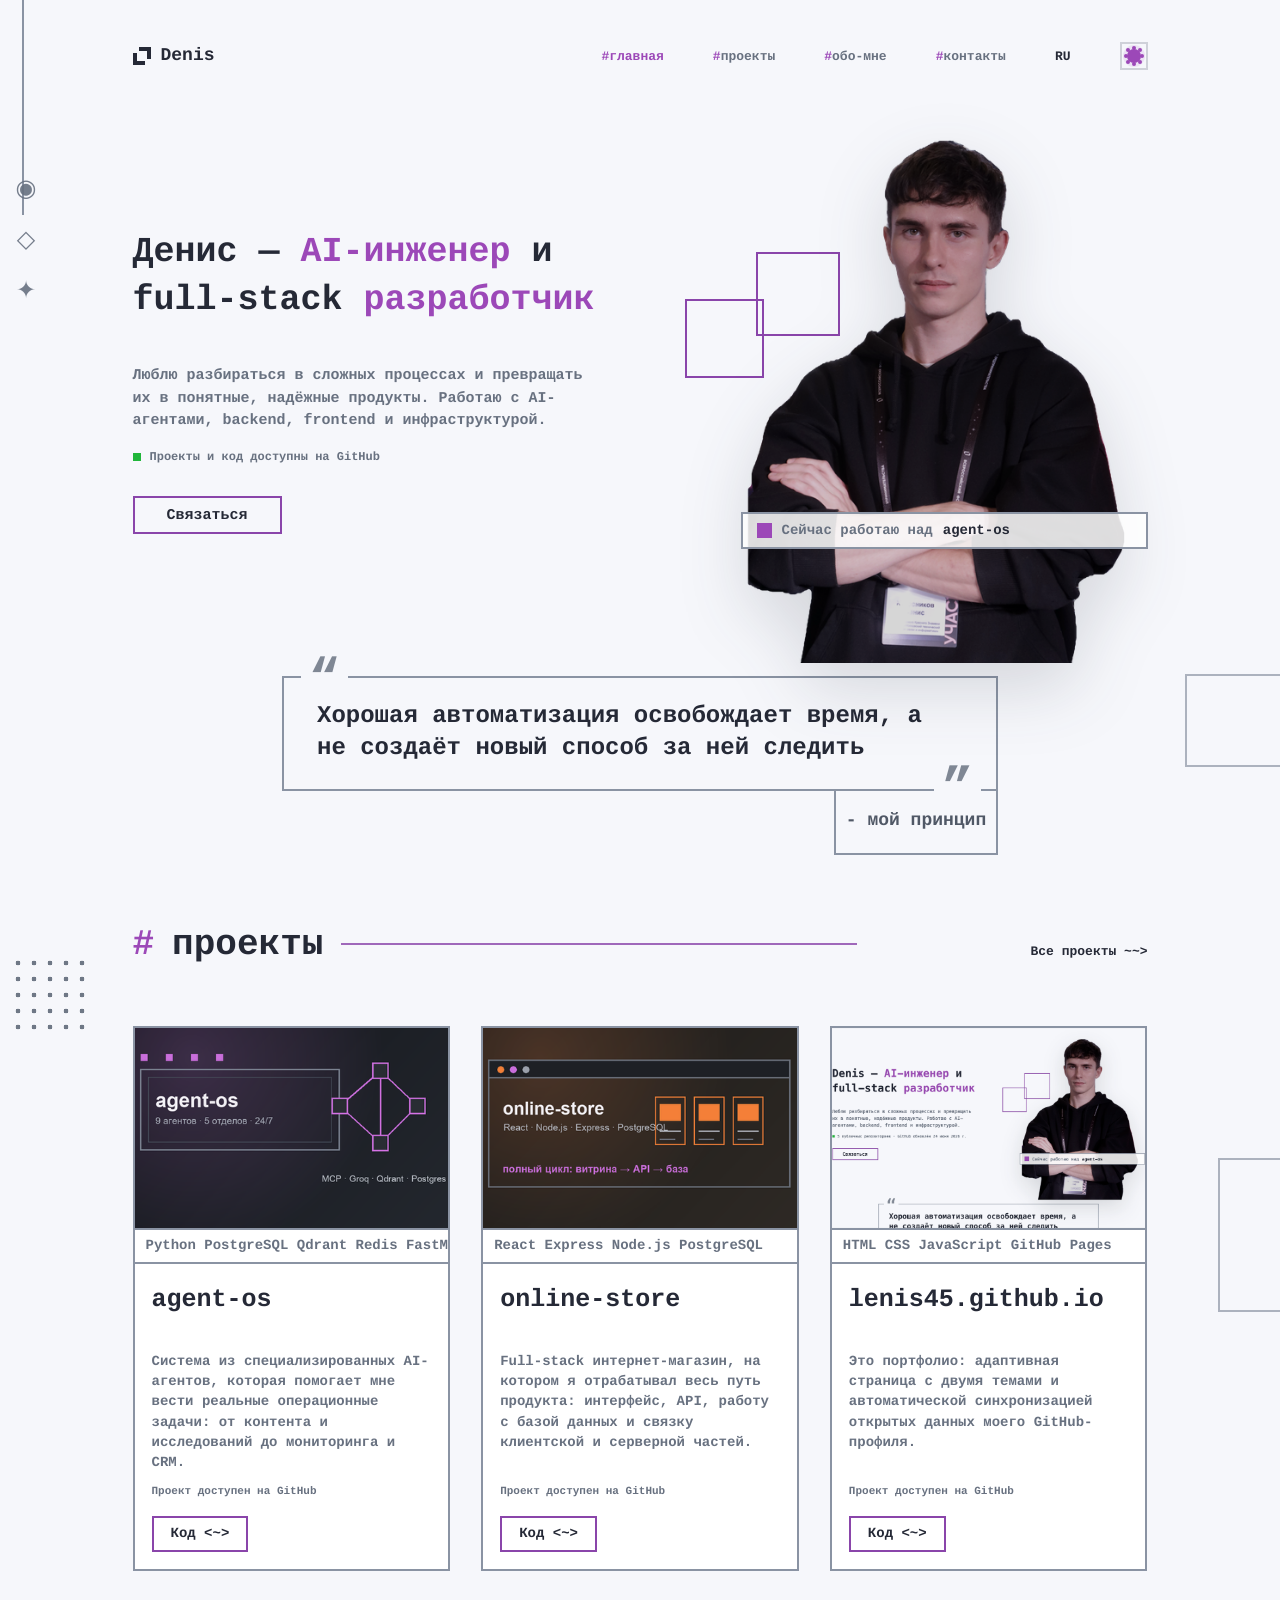
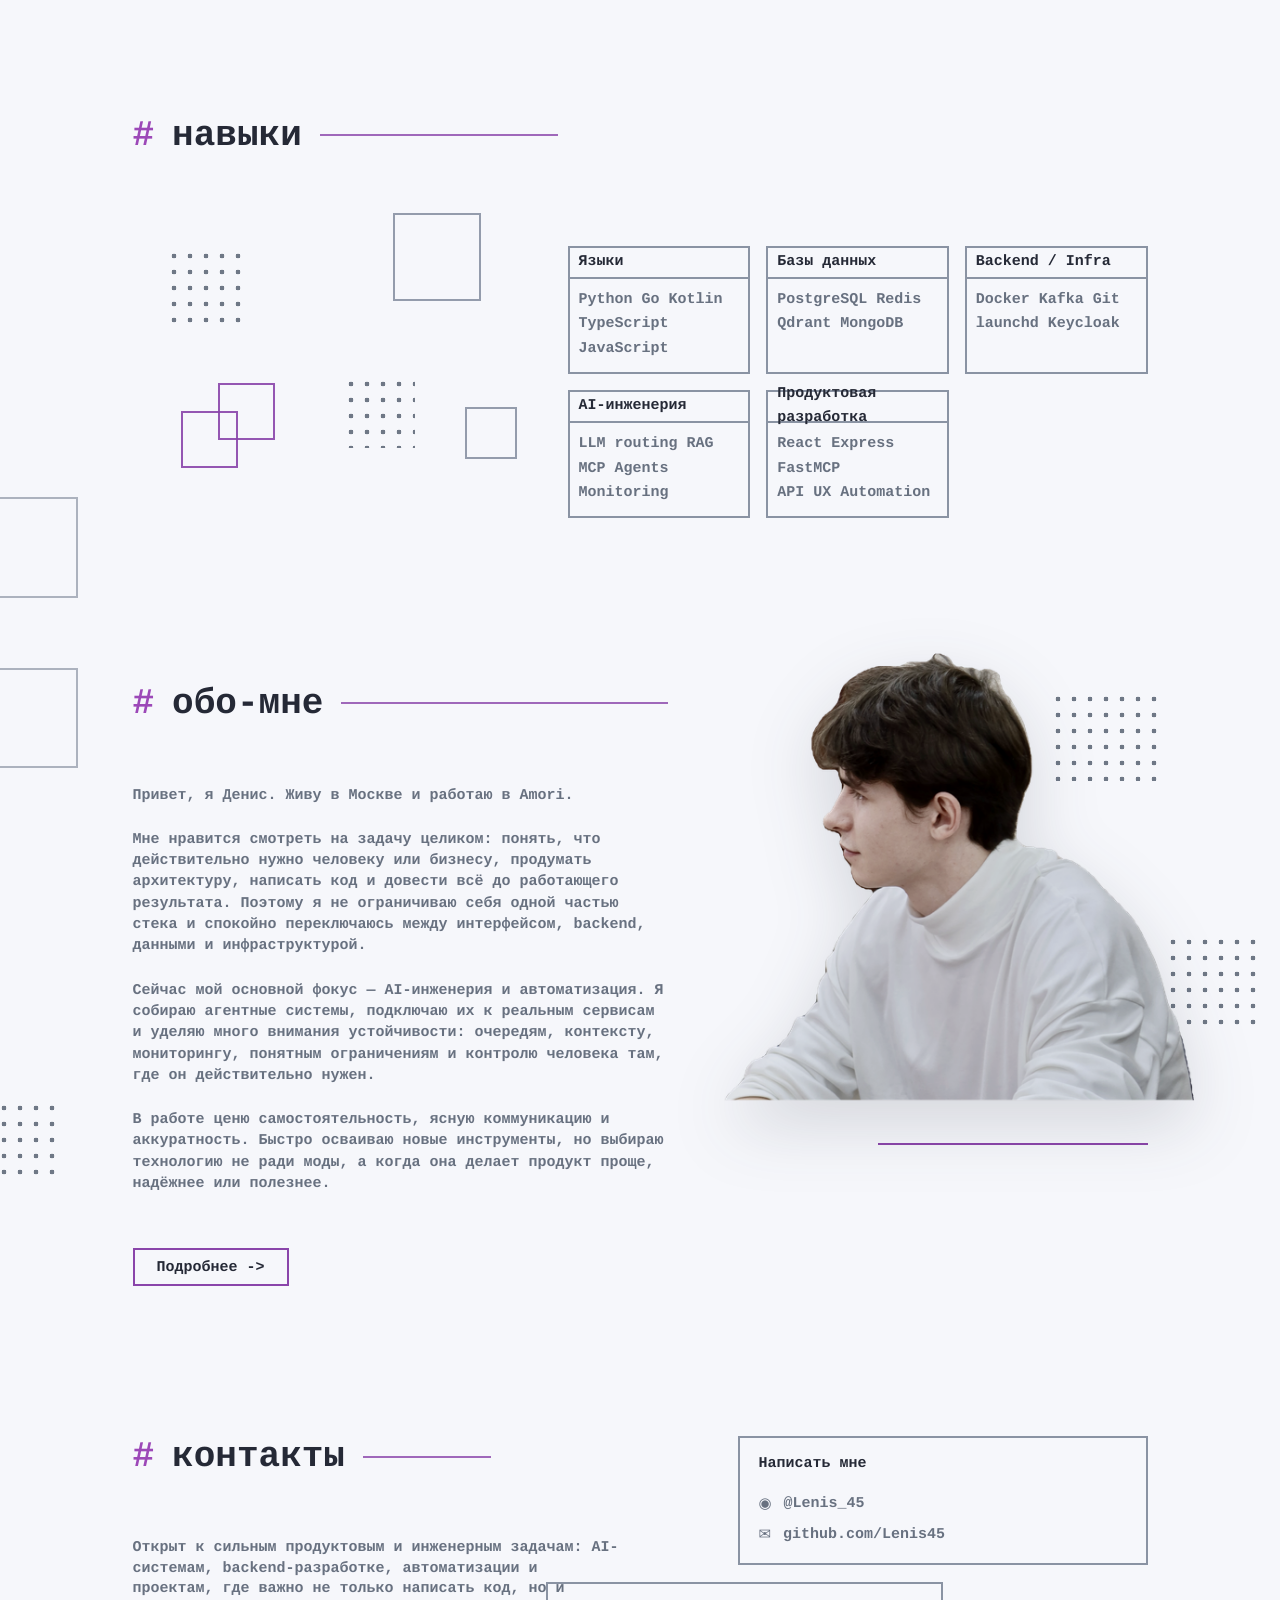
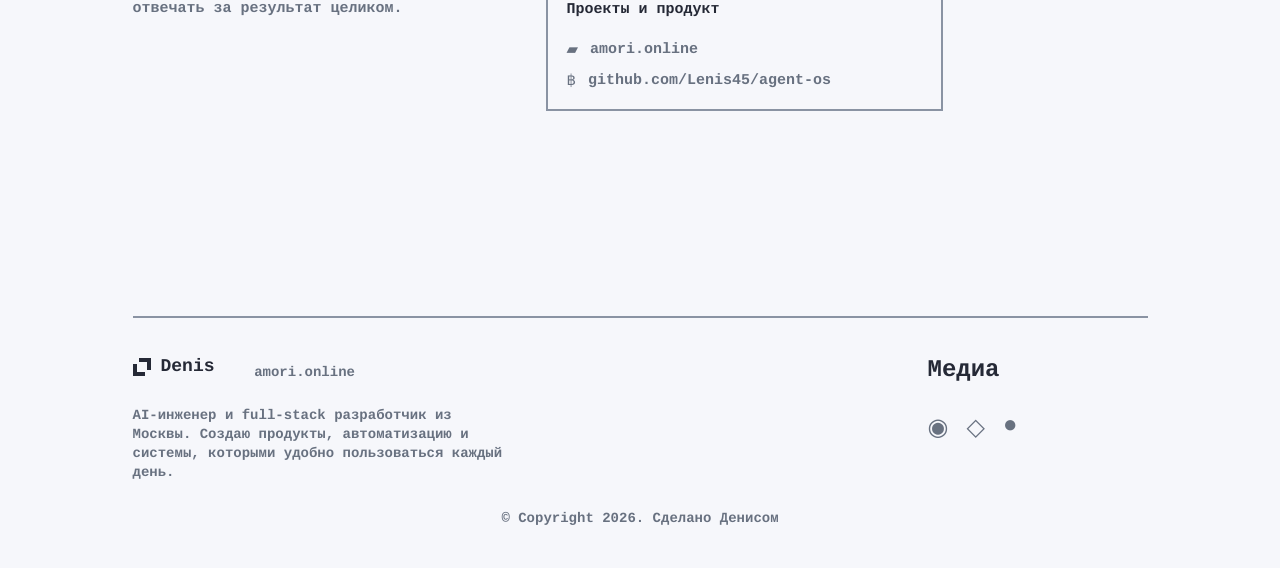
<file: index.html>
<!doctype html>
<html lang="ru">
<head>
  <meta charset="utf-8">
  <meta name="viewport" content="width=device-width, initial-scale=1">
  <title>Денис Колесников | Портфолио</title>
  <meta name="description" content="Портфолио Дениса Колесникова — AI-инженера и full-stack разработчика из Москвы. Навыки, проекты и актуальные данные GitHub.">
  <script>
    (() => {
      let theme = "light";
      try {
        const savedTheme = localStorage.getItem("portfolio-theme");
        if (savedTheme === "dark") theme = "dark";
      } catch (_) {}
      if (theme === "light") document.documentElement.dataset.theme = "light";
    })();
  </script>
  <style>
    :root {
      --bg: #292d34;
      --fg: #f2f0f5;
      --muted: #9aa0aa;
      --line: #858b96;
      --dim-line: rgba(165, 171, 183, .42);
      --accent: #d16be4;
      --accent-2: #a55cc4;
      --panel: #23272e;
      --panel-2: #242830;
      --ink: #17191f;
      --green: #31f144;
      --orange: #ff7d2e;
      --social: #b8bec8;
      --quote-mark: #b9bec7;
      --quote-credit: #c9ccd3;
      --dark-surface: #1d1d21;
      --status-bg: rgba(41, 45, 52, .74);
      --soft-card-bg: rgba(35, 39, 47, .82);
      --photo-shadow: rgba(0, 0, 0, .26);
      font-synthesis: none;
      text-rendering: geometricPrecision;
    }

    :root[data-theme="light"] {
      --bg: #f6f7fb;
      --fg: #252936;
      --muted: #687180;
      --line: #8a93a3;
      --dim-line: rgba(104, 113, 128, .28);
      --accent: #9c48b8;
      --accent-2: #8a45aa;
      --panel: #ffffff;
      --panel-2: #eef1f6;
      --ink: #ffffff;
      --green: #20b63a;
      --orange: #d66f26;
      --social: #687180;
      --quote-mark: #7f8794;
      --quote-credit: #505866;
      --dark-surface: #e8ebf1;
      --status-bg: rgba(255, 255, 255, .86);
      --soft-card-bg: rgba(255, 255, 255, .86);
      --photo-shadow: rgba(39, 44, 56, .16);
    }

    * { box-sizing: border-box; }
    html { scroll-behavior: smooth; }
    body {
      margin: 0;
      min-height: 100vh;
      background: var(--bg);
      color: var(--fg);
      font-family: "JetBrains Mono", "Fira Code", "SFMono-Regular", Consolas, "Liberation Mono", monospace;
      letter-spacing: 0;
      overflow-x: hidden;
      transition: background-color .22s ease, color .22s ease;
    }

    a { color: inherit; text-decoration: none; }
    .page {
      position: relative;
      width: min(100%, 1366px);
      min-height: 3361px;
      margin: 0 auto;
      background: var(--bg);
      overflow: hidden;
    }

    .container {
      width: min(100% - 48px, 1015px);
      margin: 0 auto;
      position: relative;
      z-index: 2;
    }

    .brand {
      display: inline-flex;
      align-items: center;
      gap: 10px;
      font-weight: 800;
      font-size: 18px;
      color: var(--fg);
    }

    .brand-mark {
      position: relative;
      width: 18px;
      height: 18px;
      display: inline-block;
    }
    .brand-mark::before,
    .brand-mark::after {
      content: "";
      position: absolute;
      width: 8px;
      height: 8px;
      border: 4px solid var(--fg);
    }
    .brand-mark::before { left: 0; bottom: 0; border-top: 0; border-right: 0; }
    .brand-mark::after { top: 0; right: 0; border-bottom: 0; border-left: 0; }

    header {
      height: 112px;
      display: flex;
      align-items: center;
      justify-content: space-between;
    }

    nav {
      display: flex;
      align-items: center;
      gap: 49px;
      color: var(--muted);
      font-size: 13px;
      font-weight: 800;
    }
    nav a:first-child { color: var(--accent); }
    .hash { color: var(--accent); }
    .lang {
      color: var(--fg);
      display: inline-flex;
      gap: 6px;
      align-items: center;
    }
    .theme-toggle {
      width: 28px;
      height: 28px;
      display: inline-grid;
      place-items: center;
      flex: 0 0 28px;
      border: 2px solid var(--dim-line);
      background: transparent;
      color: var(--fg);
      font: inherit;
      font-size: 0;
      cursor: pointer;
      padding: 0;
      transition: border-color .18s ease, background-color .18s ease;
    }
    .theme-toggle:hover {
      border-color: var(--accent);
      background: var(--panel-2);
    }
    .theme-toggle::before {
      content: "";
      width: 14px;
      height: 14px;
      border-radius: 50%;
      background: var(--accent);
      box-shadow: inset -5px -2px 0 var(--bg), 0 0 0 4px rgba(209, 107, 228, .13);
      transition: box-shadow .18s ease, background-color .18s ease;
    }
    :root[data-theme="light"] .theme-toggle::before {
      background: var(--accent);
      box-shadow:
        0 -8px 0 -5px var(--accent),
        0 8px 0 -5px var(--accent),
        8px 0 0 -5px var(--accent),
        -8px 0 0 -5px var(--accent),
        6px 6px 0 -5px var(--accent),
        -6px -6px 0 -5px var(--accent),
        6px -6px 0 -5px var(--accent),
        -6px 6px 0 -5px var(--accent),
        0 0 0 4px rgba(156, 72, 184, .12);
    }

    .side {
      position: fixed;
      left: max(22px, calc((100vw - 1366px) / 2 + 22px));
      top: 0;
      z-index: 10;
      width: 34px;
      height: 215px;
      border-left: 2px solid var(--line);
    }
    .socials {
      position: absolute;
      left: -12px;
      bottom: -92px;
      display: grid;
      gap: 23px;
      color: var(--social);
      font-size: 24px;
      font-weight: 900;
      line-height: 1;
    }
    .socials a {
      display: grid;
      place-items: center;
      width: 28px;
      height: 28px;
      opacity: .9;
    }

    .hero {
      min-height: 510px;
      display: grid;
      grid-template-columns: 1fr 480px;
      column-gap: 70px;
      align-items: center;
      padding-top: 10px;
    }
    .hero-copy { padding-top: 18px; }
    h1 {
      margin: 0;
      max-width: 610px;
      font-size: 35px;
      line-height: 1.38;
      letter-spacing: 0;
      font-weight: 900;
    }
    h1 .accent { color: var(--accent); }
    .lead {
      margin: 41px 0 0;
      max-width: 462px;
      color: var(--muted);
      font-size: 15px;
      line-height: 1.5;
      font-weight: 800;
    }
    .github-sync {
      display: flex;
      align-items: center;
      gap: 9px;
      margin-top: 16px;
      color: var(--muted);
      font-size: 12px;
      line-height: 1.4;
      font-weight: 800;
    }
    .github-sync::before {
      content: "";
      width: 8px;
      height: 8px;
      flex: 0 0 8px;
      background: var(--green);
    }

    .btn {
      display: inline-flex;
      align-items: center;
      justify-content: center;
      height: 38px;
      min-width: 149px;
      margin-top: 31px;
      padding: 0 22px;
      border: 2px solid var(--accent-2);
      background: transparent;
      color: var(--fg);
      font-size: 15px;
      font-weight: 900;
      line-height: 1;
    }
    .btn.small {
      height: 36px;
      min-width: 75px;
      margin: 0;
      padding: 0 17px;
      font-size: 14px;
    }
    .btn.muted { border-color: var(--line); color: #b9bec7; }

    .hero-art {
      position: relative;
      height: 430px;
      margin-top: 20px;
    }
    .hero-art::before,
    .hero-art::after {
      content: "";
      position: absolute;
      border: 2px solid var(--accent-2);
      width: 75px;
      height: 75px;
      top: 132px;
      left: 17px;
    }
    .hero-art::after {
      width: 80px;
      height: 80px;
      top: 85px;
      left: 88px;
    }
    .hero-person {
      position: absolute;
      width: 447px;
      right: -12px;
      top: -28px;
      z-index: 2;
      filter: drop-shadow(0 24px 34px var(--photo-shadow));
    }
    .portrait-card {
      position: absolute;
      right: 0;
      top: 12px;
      width: 390px;
      background: #1f232b;
      border: 2px solid var(--line);
      box-shadow: 0 28px 58px rgba(0, 0, 0, .24);
      z-index: 3;
    }
    .portrait-card::before {
      content: "";
      position: absolute;
      left: -2px;
      top: -2px;
      bottom: -2px;
      width: 4px;
      background: var(--accent);
      z-index: 2;
    }
    .portrait-photo {
      height: 326px;
      overflow: hidden;
      background: #181b22;
      position: relative;
    }
    .portrait-photo::after {
      content: "";
      position: absolute;
      inset: 0;
      background:
        linear-gradient(180deg, rgba(31, 35, 43, 0) 55%, rgba(31, 35, 43, .56) 100%),
        radial-gradient(circle at 82% 20%, rgba(209, 107, 228, .10), transparent 36%);
      pointer-events: none;
    }
    .portrait-meta {
      min-height: 86px;
      display: grid;
      grid-template-columns: 1fr auto;
      gap: 12px;
      align-items: center;
      padding: 18px 20px;
      border-top: 2px solid var(--line);
      background: rgba(36, 40, 48, .96);
    }
    .portrait-meta strong {
      display: block;
      color: var(--fg);
      font-size: 18px;
      line-height: 1.2;
      margin-bottom: 6px;
    }
    .portrait-meta span {
      color: var(--muted);
      font-size: 13px;
      font-weight: 800;
    }
    .portrait-badge {
      display: grid;
      place-items: center;
      width: 68px;
      height: 42px;
      border: 2px solid var(--accent-2);
      color: var(--fg);
      font-size: 15px;
      font-weight: 900;
    }
    .hero-stats {
      position: absolute;
      left: 48px;
      bottom: 36px;
      display: flex;
      gap: 12px;
      z-index: 4;
    }
    .hero-stat {
      min-width: 88px;
      border: 1px solid rgba(133, 139, 150, .72);
      background: rgba(35, 39, 47, .82);
      padding: 11px 12px;
      color: var(--muted);
      font-size: 11px;
      font-weight: 800;
    }
    .hero-stat strong {
      display: block;
      color: var(--fg);
      font-size: 17px;
      margin-bottom: 4px;
    }
    .status {
      position: absolute;
      right: 0;
      bottom: 48px;
      width: 407px;
      height: 37px;
      border: 2px solid var(--line);
      background: var(--status-bg);
      display: flex;
      align-items: center;
      gap: 10px;
      padding: 0 14px;
      color: var(--muted);
      font-size: 14px;
      font-weight: 900;
      z-index: 3;
    }
    .status::before {
      content: "";
      width: 15px;
      height: 15px;
      background: var(--accent);
      flex: 0 0 15px;
    }
    .status strong { color: var(--fg); }
    .hero-art .status { display: flex; }

    .quote {
      position: relative;
      width: 716px;
      min-height: 95px;
      margin: 54px auto 133px;
      border: 2px solid var(--line);
      display: flex;
      align-items: center;
      padding: 23px 33px;
      font-size: 24px;
      line-height: 1.35;
      font-weight: 900;
    }
    .quote::before,
    .quote::after {
      position: absolute;
      color: var(--quote-mark);
      font-size: 52px;
      line-height: .8;
      background: var(--bg);
      padding: 0 8px;
      font-weight: 900;
    }
    .quote::before { content: "“"; left: 17px; top: -18px; }
    .quote::after { content: "”"; right: 15px; bottom: -22px; }
    .quote-credit {
      position: absolute;
      right: -2px;
      bottom: -66px;
      width: 164px;
      height: 66px;
      border: 2px solid var(--line);
      border-top: 0;
      display: flex;
      align-items: center;
      justify-content: center;
      color: var(--quote-credit);
      font-size: 18px;
    }

    .section-title {
      display: flex;
      align-items: center;
      gap: 18px;
      margin: 0 0 61px;
      font-size: 36px;
      font-weight: 900;
      letter-spacing: 0;
      white-space: nowrap;
    }
    .section-title::after {
      content: "";
      display: block;
      height: 2px;
      width: 516px;
      background: var(--accent-2);
      opacity: .8;
    }
    .section-title.small-line::after { width: 238px; }
    .section-title.about-line::after { width: 328px; }
    .section-title.contact-line::after { width: 128px; }

    .projects-head {
      display: flex;
      align-items: center;
      justify-content: space-between;
      margin-bottom: 61px;
    }
    .projects-head .section-title { margin-bottom: 0; }
    .view-all {
      margin-top: 14px;
      color: var(--fg);
      font-size: 13px;
      font-weight: 900;
      white-space: nowrap;
    }

    .projects {
      display: grid;
      grid-template-columns: repeat(3, 1fr);
      gap: 31px;
      margin-bottom: 144px;
    }
    .card {
      border: 2px solid var(--line);
      background: var(--panel);
      min-height: 390px;
      min-width: 0;
      display: flex;
      flex-direction: column;
    }
    .project-shot {
      height: 202px;
      background: var(--dark-surface);
      border-bottom: 2px solid var(--line);
      overflow: hidden;
      position: relative;
    }
    .project-shot img {
      width: 100%;
      height: 100%;
      object-fit: cover;
      display: block;
      filter: saturate(.9);
    }
    .project-shot.custom {
      display: grid;
      place-items: center;
      background:
        radial-gradient(circle at 25% 28%, rgba(209, 107, 228, .34), transparent 26%),
        linear-gradient(135deg, #15171d, #252830 58%, #101115);
    }
    .agent-window {
      width: 78%;
      height: 57%;
      border: 2px solid #535a66;
      background: #171a20;
      box-shadow: 0 0 0 1px rgba(209, 107, 228, .25) inset;
      padding: 18px;
      color: #d9dde5;
    }
    .agent-window .top { display: flex; gap: 8px; margin-bottom: 17px; }
    .dot { width: 10px; height: 10px; background: var(--accent); }
    .agent-window strong { font-size: 23px; display: block; margin-bottom: 7px; }
    .agent-window span { color: var(--muted); font-size: 12px; }

    .tags {
      min-height: 34px;
      display: flex;
      align-items: center;
      gap: 10px;
      padding: 0 11px;
      border-bottom: 2px solid var(--line);
      color: var(--muted);
      font-size: 14px;
      font-weight: 700;
      overflow: hidden;
      white-space: nowrap;
      text-overflow: ellipsis;
      min-width: 0;
    }
    .card-body {
      padding: 20px 17px 17px;
      flex: 1;
      display: flex;
      flex-direction: column;
      align-items: flex-start;
    }
    .card h3 {
      margin: 0;
      min-height: 55px;
      font-size: 25px;
      line-height: 1.25;
      font-weight: 900;
    }
    .card p {
      margin: 13px 0 26px;
      color: var(--muted);
      font-size: 14px;
      line-height: 1.45;
      font-weight: 800;
      flex: 1;
    }
    .repo-updated {
      display: block;
      margin-top: -14px;
      margin-bottom: 18px;
      color: var(--muted);
      font-size: 11px;
      font-weight: 800;
    }
    .card-actions {
      display: flex;
      gap: 20px;
    }

    .skills-section { margin-bottom: 151px; }
    .skills-layout {
      display: grid;
      grid-template-columns: 380px 1fr;
      gap: 55px;
      align-items: start;
      min-height: 315px;
    }
    .decor-space { position: relative; min-height: 310px; }
    .dots {
      position: absolute;
      width: 78px;
      height: 78px;
      background-image: radial-gradient(circle, var(--social) 2.2px, transparent 2.6px);
      background-size: 16px 16px;
      opacity: .95;
    }
    .dots.one { left: 33px; top: 31px; }
    .dots.two { left: 210px; top: 159px; width: 72px; height: 72px; }
    .frame {
      position: absolute;
      border: 2px solid var(--line);
      opacity: .9;
    }
    .frame.a { width: 88px; height: 88px; left: 260px; top: -4px; }
    .frame.b { width: 52px; height: 52px; left: 332px; top: 190px; }
    .frame.c { width: 57px; height: 57px; left: 48px; top: 194px; border-color: var(--accent-2); }
    .frame.d { width: 57px; height: 57px; left: 85px; top: 166px; border-color: var(--accent-2); }

    .skill-grid {
      display: grid;
      grid-template-columns: repeat(3, minmax(145px, 1fr));
      gap: 16px;
      margin-top: 29px;
    }
    .skill-box {
      border: 2px solid var(--line);
      min-height: 65px;
      color: var(--muted);
      font-size: 15px;
      line-height: 1.65;
      font-weight: 800;
    }
    .skill-box h4 {
      margin: 0;
      height: 31px;
      display: flex;
      align-items: center;
      border-bottom: 2px solid var(--line);
      padding: 0 9px;
      color: var(--fg);
      font-size: 15px;
      font-weight: 900;
    }
    .skill-box p { margin: 9px 9px 10px; }

    .about {
      display: grid;
      grid-template-columns: 535px 1fr;
      align-items: start;
      gap: 68px;
      margin-bottom: 150px;
    }
    .about p {
      margin: 0 0 23px;
      color: var(--muted);
      font-size: 15px;
      line-height: 1.42;
      font-weight: 800;
    }
    .about-art {
      position: relative;
      height: 470px;
    }
    .about-person {
      width: 520px;
      position: absolute;
      right: -58px;
      top: -30px;
      z-index: 2;
      filter: drop-shadow(0 24px 34px var(--photo-shadow));
    }
    .system-panel {
      position: absolute;
      right: -4px;
      top: 6px;
      width: 430px;
      min-height: 430px;
      border: 2px solid var(--line);
      background:
        radial-gradient(circle at 82% 20%, rgba(209, 107, 228, .14), transparent 33%),
        linear-gradient(135deg, #20242c, #181b22);
      box-shadow: 0 28px 58px rgba(0, 0, 0, .22);
      padding: 26px;
      z-index: 3;
    }
    .system-panel::before {
      content: "";
      position: absolute;
      inset: 24px;
      opacity: .18;
      background-image:
        linear-gradient(var(--line) 1px, transparent 1px),
        linear-gradient(90deg, var(--line) 1px, transparent 1px);
      background-size: 42px 42px;
      pointer-events: none;
    }
    .system-panel::after {
      content: "";
      position: absolute;
      left: -2px;
      bottom: -2px;
      width: calc(100% + 4px);
      height: 4px;
      background: var(--accent);
    }
    .system-content {
      position: relative;
      z-index: 2;
    }
    .system-head {
      display: flex;
      gap: 16px;
      align-items: center;
      margin-bottom: 26px;
    }
    .system-avatar {
      width: 78px;
      height: 78px;
      object-fit: cover;
      border: 2px solid var(--line);
      filter: saturate(.82) contrast(1.04);
    }
    .system-head h3 {
      margin: 0 0 7px;
      font-size: 27px;
      line-height: 1;
    }
    .system-head p {
      margin: 0;
      color: var(--muted);
      font-size: 13px;
      font-weight: 800;
      line-height: 1.35;
    }
    .system-flow {
      display: grid;
      grid-template-columns: 1fr 1fr;
      gap: 14px;
    }
    .system-node {
      min-height: 78px;
      border: 2px solid rgba(133, 139, 150, .78);
      background: rgba(35, 39, 47, .88);
      padding: 14px;
    }
    .system-node.wide { grid-column: 1 / -1; }
    .system-node strong {
      display: flex;
      align-items: center;
      gap: 10px;
      color: var(--fg);
      font-size: 15px;
      margin-bottom: 9px;
    }
    .system-node strong::before {
      content: "";
      width: 12px;
      height: 12px;
      background: var(--accent);
      flex: 0 0 12px;
    }
    .system-node:nth-child(3) strong::before,
    .system-node:nth-child(4) strong::before { background: var(--green); }
    .system-node span {
      display: block;
      color: var(--muted);
      font-size: 12px;
      line-height: 1.35;
      font-weight: 800;
    }
    .about-art .dots {
      right: -12px;
      left: auto;
      top: 8px;
      width: 110px;
      height: 90px;
    }
    .about-art .dots.two {
      right: -115px;
      top: 251px;
      left: auto;
      width: 98px;
      height: 98px;
    }
    .about-art::after {
      content: "";
      position: absolute;
      right: 0;
      bottom: 8px;
      width: 270px;
      height: 2px;
      background: var(--accent-2);
    }

    .contacts {
      display: grid;
      grid-template-columns: 1fr 410px;
      gap: 90px;
      min-height: 374px;
      margin-bottom: 106px;
    }
    .contacts p {
      max-width: 488px;
      color: var(--muted);
      font-size: 15px;
      line-height: 1.36;
      font-weight: 900;
    }
    .contact-card {
      border: 2px solid var(--line);
      padding: 17px 19px 19px;
      margin-bottom: 17px;
      min-height: 102px;
      color: var(--muted);
      font-size: 15px;
      font-weight: 800;
    }
    .contact-card h4 {
      margin: 0 0 22px;
      color: var(--fg);
      font-size: 15px;
      font-weight: 900;
    }
    .contact-row {
      display: flex;
      align-items: center;
      gap: 12px;
      margin-top: 12px;
      min-width: 0;
    }
    .contact-row span:last-child {
      min-width: 0;
      overflow-wrap: anywhere;
    }
    .contact-card.wide {
      width: 397px;
      margin-left: -192px;
    }

    footer {
      border-top: 2px solid var(--line);
      min-height: 252px;
      display: grid;
      grid-template-columns: 1fr 220px;
      align-items: start;
      padding-top: 39px;
      position: relative;
    }
    .footer-copy {
      margin-top: 26px;
      max-width: 380px;
      color: var(--muted);
      font-size: 14px;
      line-height: 1.35;
      font-weight: 800;
    }
    .footer-mail {
      margin-left: 30px;
      color: var(--muted);
      font-size: 14px;
      font-weight: 800;
    }
    .media h4 {
      margin: 0 0 29px;
      font-size: 24px;
      font-weight: 900;
    }
    .media-links { display: flex; gap: 18px; color: var(--social); font-size: 24px; }
    .copyright {
      position: absolute;
      left: 50%;
      bottom: 41px;
      transform: translateX(-50%);
      color: var(--muted);
      font-size: 14px;
      font-weight: 800;
      white-space: nowrap;
    }

    .bg-frame {
      position: absolute;
      border: 2px solid var(--line);
      opacity: .68;
      z-index: 1;
    }
    .bg-frame.f1 { right: -90px; top: 674px; width: 185px; height: 93px; }
    .bg-frame.f2 { right: -82px; top: 1158px; width: 144px; height: 154px; }
    .bg-frame.f3 { left: -86px; top: 2097px; width: 164px; height: 101px; }
    .bg-frame.f4 { left: -66px; top: 2268px; width: 144px; height: 100px; }
    .page > .dots.bg1 { left: 10px; top: 955px; z-index: 1; }
    .page > .dots.bg2 { left: -20px; top: 2700px; z-index: 1; }

    @media (max-width: 900px) {
      .page { min-height: auto; }
      .side { display: none; }
      .container { width: min(100% - 32px, 680px); }
      header {
        height: auto;
        padding: 26px 0;
        align-items: flex-start;
        gap: 20px;
      }
      nav {
        min-width: 0;
        gap: 18px;
        flex-wrap: wrap;
        justify-content: flex-end;
      }
      .hero,
      .about,
      .contacts,
      .skills-layout {
        grid-template-columns: 1fr;
        min-width: 0;
      }
      .hero > *,
      .about > *,
      .contacts > *,
      .skills-layout > *,
      footer > * {
        min-width: 0;
      }
      .hero { padding-top: 20px; }
      .hero-art { height: 380px; max-width: 500px; }
      .hero-person { right: 0; width: min(86vw, 390px); top: -18px; }
      .status { right: 14px; width: min(82vw, 407px); }
      .about-person { right: -30px; width: min(112vw, 520px); }
      h1 { font-size: 28px; }
      .quote { width: 100%; font-size: 19px; }
      .projects { grid-template-columns: 1fr; }
      .section-title { font-size: 30px; }
      .section-title::after { width: 100%; }
      .skill-grid { grid-template-columns: 1fr; }
      .contact-card.wide { width: 100%; margin-left: 0; }
      footer { grid-template-columns: 1fr; gap: 38px; }
      .copyright { position: static; transform: none; margin: 40px 0; }
    }

    @media (max-width: 600px) {
      .container { width: calc(100% - 32px); }
      header {
        display: grid;
        grid-template-columns: 1fr auto;
        align-items: center;
        gap: 18px 12px;
        padding: 22px 0 12px;
      }
      nav {
        grid-column: 1 / -1;
        display: grid;
        grid-template-columns: repeat(4, auto) 1fr auto;
        justify-content: start;
        gap: 10px 13px;
        width: 100%;
        font-size: 10px;
      }
      nav a { white-space: nowrap; }
      .lang { justify-self: end; }
      .theme-toggle { justify-self: end; }
      .hero {
        min-height: auto;
        padding-top: 48px;
      }
      .hero-copy { padding-top: 0; min-width: 0; }
      h1 {
        max-width: 100%;
        font-size: 27px;
        line-height: 1.32;
        overflow-wrap: anywhere;
      }
      .lead {
        margin-top: 28px;
        max-width: 100%;
        font-size: 13px;
      }
      .github-sync {
        align-items: flex-start;
        max-width: 100%;
        font-size: 10px;
      }
      .hero-art {
        width: 100%;
        height: 395px;
        margin-top: 46px;
      }
      .hero-person {
        width: 350px;
        max-width: none;
        right: -42px;
        top: -18px;
      }
      .hero-art::before {
        left: 18px;
        top: 84px;
      }
      .hero-art::after {
        left: 88px;
        top: 38px;
      }
      .status {
        right: -10px;
        bottom: 32px;
        width: calc(100% - 22px);
        height: auto;
        min-height: 37px;
        padding: 8px 12px;
        font-size: 11px;
      }
      .quote {
        width: calc(100% - 12px);
        min-height: 0;
        margin: 58px 0 118px 0;
        padding: 24px 22px;
        font-size: 17px;
      }
      .quote-credit {
        width: 140px;
        height: 55px;
        bottom: -55px;
        font-size: 13px;
      }
      .projects-head {
        align-items: flex-end;
        gap: 12px;
      }
      .section-title {
        min-width: 0;
        gap: 12px;
        font-size: 27px;
        white-space: normal;
      }
      .section-title::after { min-width: 22px; }
      .view-all {
        margin-bottom: 5px;
        font-size: 10px;
      }
      .projects { gap: 24px; margin-bottom: 110px; }
      .card { width: 100%; min-height: 0; }
      .project-shot { height: 190px; }
      .tags {
        font-size: 11px;
        gap: 7px;
      }
      .card h3 {
        min-height: 0;
        font-size: 22px;
        overflow-wrap: anywhere;
      }
      .card p { font-size: 13px; }
      .skills-section { margin-bottom: 110px; }
      .skills-layout { gap: 14px; }
      .decor-space {
        min-height: 150px;
        transform: scale(.82);
        transform-origin: left top;
      }
      .skill-grid {
        grid-template-columns: repeat(2, minmax(0, 1fr));
        margin-top: 0;
      }
      .skill-box {
        min-width: 0;
        font-size: 12px;
      }
      .skill-box h4 {
        height: auto;
        min-height: 31px;
        font-size: 12px;
        line-height: 1.25;
      }
      .about {
        gap: 34px;
        margin-bottom: 110px;
      }
      .about p { font-size: 13px; }
      .about-art { height: 330px; }
      .about-person {
        width: 390px;
        right: -65px;
        top: -12px;
      }
      .contacts {
        gap: 34px;
        margin-bottom: 80px;
      }
      .contacts p { font-size: 13px; }
      .contact-card,
      .contact-card.wide {
        width: 100%;
        font-size: 12px;
      }
      footer { padding-top: 30px; }
      .footer-mail { display: block; margin: 15px 0 0; }
      .copyright {
        white-space: normal;
        font-size: 12px;
      }
    }

    @media (max-width: 420px) {
      nav {
        grid-template-columns: repeat(2, auto) 1fr auto;
      }
      nav a:nth-child(3),
      nav a:nth-child(4) {
        grid-row: 2;
      }
      .lang {
        grid-column: 3;
        grid-row: 1;
      }
      .theme-toggle {
        grid-column: 4;
        grid-row: 1;
      }
      .hero { padding-top: 34px; }
    }
  </style>
</head>
<body>
  <aside class="side" aria-label="Social links">
    <div class="socials">
      <a href="https://github.com/Lenis45" aria-label="GitHub">◉</a>
      <a href="https://amori.online" aria-label="Amori">◇</a>
      <a href="https://t.me/Lenis_45" aria-label="Telegram">✦</a>
    </div>
  </aside>

  <main class="page">
    <div class="bg-frame f1"></div>
    <div class="bg-frame f2"></div>
    <div class="bg-frame f3"></div>
    <div class="bg-frame f4"></div>
    <div class="dots bg1"></div>
    <div class="dots bg2"></div>

    <div class="container">
      <header>
        <a class="brand" href="#home" aria-label="Denis Kolesnikov home">
          <span class="brand-mark"></span>
          <span>Denis</span>
        </a>
        <nav aria-label="Основная навигация">
          <a href="#home"><span class="hash">#</span>главная</a>
          <a href="#works"><span class="hash">#</span>проекты</a>
          <a href="#about"><span class="hash">#</span>обо-мне</a>
          <a href="#contacts"><span class="hash">#</span>контакты</a>
          <span class="lang">RU</span>
          <button class="theme-toggle" type="button" aria-label="Переключить тему" title="Переключить тему"></button>
        </nav>
      </header>

      <section class="hero" id="home">
        <div class="hero-copy">
          <h1><span data-github-name>Денис</span> — <span class="accent">AI-инженер</span> и full-stack <span class="accent">разработчик</span></h1>
          <p class="lead">Люблю разбираться в сложных процессах и превращать их в понятные, надёжные продукты. Работаю с AI-агентами, backend, frontend и инфраструктурой.</p>
          <div class="github-sync" aria-live="polite"><span data-github-summary>Данные проектов синхронизируются с GitHub</span></div>
          <a class="btn" href="#contacts">Связаться</a>
        </div>
        <div class="hero-art" aria-hidden="true">
          <img class="hero-person" src="assets/denis-hero-cutout.png" alt="">
          <div class="status">Сейчас работаю над <strong>agent-os</strong></div>
        </div>
      </section>

      <section class="quote" aria-label="Цитата">
        <span>Хорошая автоматизация освобождает время, а не создаёт новый способ за ней следить</span>
        <span class="quote-credit">- мой принцип</span>
      </section>

      <section id="works" aria-labelledby="projects-title">
        <div class="projects-head">
          <h2 class="section-title" id="projects-title"><span class="hash">#</span>проекты</h2>
          <a class="view-all" href="https://github.com/Lenis45?tab=repositories">Все проекты ~~&gt;</a>
        </div>

        <div class="projects">
          <article class="card" data-repo="agent-os">
            <div class="project-shot">
              <img src="assets/project-agent-os.png" alt="">
            </div>
            <div class="tags" data-repo-topics>Python PostgreSQL Qdrant Redis FastMCP</div>
            <div class="card-body">
              <h3 data-repo-name>agent-os</h3>
              <p>Система из специализированных AI-агентов, которая помогает мне вести реальные операционные задачи: от контента и исследований до мониторинга и CRM.</p>
              <span class="repo-updated" data-repo-updated>Актуальные данные загружаются с GitHub</span>
              <div class="card-actions">
                <a class="btn small" data-repo-link href="https://github.com/Lenis45/agent-os">Код &lt;~&gt;</a>
              </div>
            </div>
          </article>

          <article class="card" data-repo="online-store">
            <div class="project-shot">
              <img src="assets/project-online-store.png" alt="">
            </div>
            <div class="tags" data-repo-topics>React Express Node.js PostgreSQL</div>
            <div class="card-body">
              <h3 data-repo-name>online-store</h3>
              <p>Full-stack интернет-магазин, на котором я отрабатывал весь путь продукта: интерфейс, API, работу с базой данных и связку клиентской и серверной частей.</p>
              <span class="repo-updated" data-repo-updated>Актуальные данные загружаются с GitHub</span>
              <div class="card-actions">
                <a class="btn small" data-repo-link href="https://github.com/Lenis45/online-store">Код &lt;~&gt;</a>
              </div>
            </div>
          </article>

          <article class="card" data-repo="lenis45.github.io">
            <div class="project-shot">
              <img src="assets/project-portfolio.png" alt="">
            </div>
            <div class="tags" data-repo-topics>HTML CSS JavaScript GitHub Pages</div>
            <div class="card-body">
              <h3 data-repo-name>lenis45.github.io</h3>
              <p>Это портфолио: адаптивная страница с двумя темами и автоматической синхронизацией открытых данных моего GitHub-профиля.</p>
              <span class="repo-updated" data-repo-updated>Актуальные данные загружаются с GitHub</span>
              <div class="card-actions">
                <a class="btn small" data-repo-link href="https://github.com/Lenis45/lenis45.github.io">Код &lt;~&gt;</a>
              </div>
            </div>
          </article>
        </div>
      </section>

      <section class="skills-section" aria-labelledby="skills-title">
        <h2 class="section-title small-line" id="skills-title"><span class="hash">#</span>навыки</h2>
        <div class="skills-layout">
          <div class="decor-space" aria-hidden="true">
            <div class="dots one"></div>
            <div class="dots two"></div>
            <div class="frame a"></div>
            <div class="frame b"></div>
            <div class="frame c"></div>
            <div class="frame d"></div>
          </div>
          <div class="skill-grid">
            <div class="skill-box">
              <h4>Языки</h4>
              <p>Python Go Kotlin<br>TypeScript JavaScript</p>
            </div>
            <div class="skill-box">
              <h4>Базы данных</h4>
              <p>PostgreSQL Redis<br>Qdrant MongoDB</p>
            </div>
            <div class="skill-box">
              <h4>Backend / Infra</h4>
              <p>Docker Kafka Git<br>launchd Keycloak</p>
            </div>
            <div class="skill-box">
              <h4>AI-инженерия</h4>
              <p>LLM routing RAG<br>MCP Agents Monitoring</p>
            </div>
            <div class="skill-box">
              <h4>Продуктовая разработка</h4>
              <p>React Express FastMCP<br>API UX Automation</p>
            </div>
          </div>
        </div>
      </section>

      <section class="about" id="about" aria-labelledby="about-title">
        <div>
          <h2 class="section-title about-line" id="about-title"><span class="hash">#</span>обо-мне</h2>
          <p>Привет, я Денис. Живу в <span data-github-location>Москве</span> и работаю в <span data-github-company>Amori</span>.</p>
          <p>Мне нравится смотреть на задачу целиком: понять, что действительно нужно человеку или бизнесу, продумать архитектуру, написать код и довести всё до работающего результата. Поэтому я не ограничиваю себя одной частью стека и спокойно переключаюсь между интерфейсом, backend, данными и инфраструктурой.</p>
          <p>Сейчас мой основной фокус — AI-инженерия и автоматизация. Я собираю агентные системы, подключаю их к реальным сервисам и уделяю много внимания устойчивости: очередям, контексту, мониторингу, понятным ограничениям и контролю человека там, где он действительно нужен.</p>
          <p>В работе ценю самостоятельность, ясную коммуникацию и аккуратность. Быстро осваиваю новые инструменты, но выбираю технологию не ради моды, а когда она делает продукт проще, надёжнее или полезнее.</p>
          <a class="btn" href="https://github.com/Lenis45/Lenis45">Подробнее -&gt;</a>
        </div>
        <div class="about-art" aria-hidden="true">
          <div class="dots"></div>
          <div class="dots two"></div>
          <img class="about-person" src="assets/denis-about-cutout.png" alt="">
        </div>
      </section>

      <section id="contacts" class="contacts" aria-labelledby="contacts-title">
        <div>
          <h2 class="section-title contact-line" id="contacts-title"><span class="hash">#</span>контакты</h2>
          <p>Открыт к сильным продуктовым и инженерным задачам: AI-системам, backend-разработке, автоматизации и проектам, где важно не только написать код, но и отвечать за результат целиком.</p>
        </div>
        <div>
          <div class="contact-card">
            <h4>Написать мне</h4>
            <a class="contact-row" href="https://t.me/Lenis_45"><span>◉</span><span>@Lenis_45</span></a>
            <a class="contact-row" href="https://github.com/Lenis45"><span>✉</span><span>github.com/Lenis45</span></a>
          </div>
          <div class="contact-card wide">
            <h4>Проекты и продукт</h4>
            <a class="contact-row" href="https://amori.online"><span>▰</span><span>amori.online</span></a>
            <a class="contact-row" href="https://github.com/Lenis45/agent-os"><span>฿</span><span>github.com/Lenis45/agent-os</span></a>
          </div>
        </div>
      </section>

      <footer>
        <div>
          <a class="brand" href="#home"><span class="brand-mark"></span><span>Denis</span></a>
          <a class="footer-mail" href="https://amori.online">amori.online</a>
          <p class="footer-copy">AI-инженер и full-stack разработчик из Москвы. Создаю продукты, автоматизацию и системы, которыми удобно пользоваться каждый день.</p>
        </div>
        <div class="media">
          <h4>Медиа</h4>
          <div class="media-links">
            <a href="https://github.com/Lenis45" aria-label="GitHub">◉</a>
            <a href="https://amori.online" aria-label="Website">◇</a>
            <a href="https://t.me/Lenis_45" aria-label="Telegram">●</a>
          </div>
        </div>
        <div class="copyright">© Copyright 2026. Сделано Денисом</div>
      </footer>
    </div>
  </main>
  <script>
    (() => {
      const button = document.querySelector(".theme-toggle");
      if (!button) return;

      const setTheme = (theme) => {
        if (theme === "light") {
          document.documentElement.dataset.theme = "light";
        } else {
          delete document.documentElement.dataset.theme;
        }
        button.setAttribute("aria-pressed", String(theme === "light"));
        button.setAttribute("aria-label", theme === "light" ? "Включить тёмную тему" : "Включить светлую тему");
        button.title = theme === "light" ? "Включить тёмную тему" : "Включить светлую тему";
      };

      const currentTheme = document.documentElement.dataset.theme === "light" ? "light" : "dark";
      setTheme(currentTheme);

      button.addEventListener("click", () => {
        const nextTheme = document.documentElement.dataset.theme === "light" ? "dark" : "light";
        try {
          if (nextTheme === "light") localStorage.setItem("portfolio-theme", "light");
          else localStorage.setItem("portfolio-theme", "dark");
        } catch (_) {}
        setTheme(nextTheme);
      });
    })();

    (() => {
      const username = "Lenis45";
      const apiRoot = "https://api.github.com";
      const summary = document.querySelector("[data-github-summary]");
      const cards = [...document.querySelectorAll("[data-repo]")];
      const fallbackTopics = {
        "agent-os": ["Python", "PostgreSQL", "Qdrant", "Redis", "FastMCP"],
        "online-store": ["React", "Express", "Node.js", "PostgreSQL"],
        "lenis45.github.io": ["HTML", "CSS", "JavaScript", "GitHub Pages"]
      };

      const formatDate = (value) => new Intl.DateTimeFormat("ru-RU", {
        day: "numeric",
        month: "long",
        year: "numeric"
      }).format(new Date(value));

      const setText = (selector, value) => {
        if (!value) return;
        document.querySelectorAll(selector).forEach((node) => {
          node.textContent = value;
        });
      };

      const syncCard = (card, repo) => {
        if (!repo) return;
        const name = card.querySelector("[data-repo-name]");
        const topics = card.querySelector("[data-repo-topics]");
        const updated = card.querySelector("[data-repo-updated]");
        const link = card.querySelector("[data-repo-link]");
        const labels = [repo.language, ...(repo.topics || [])]
          .filter(Boolean)
          .map((item) => item.replaceAll("-", " "));
        const uniqueLabels = [...new Set(labels)].slice(0, 5);

        if (name) name.textContent = repo.name;
        if (topics) {
          topics.textContent = (uniqueLabels.length ? uniqueLabels : fallbackTopics[repo.name]).join(" ");
        }
        if (updated) updated.textContent = `Обновлён ${formatDate(repo.pushed_at)}`;
        if (link) link.href = repo.html_url;
      };

      Promise.all([
        fetch(`${apiRoot}/users/${username}`, { headers: { Accept: "application/vnd.github+json" } }),
        fetch(`${apiRoot}/users/${username}/repos?per_page=100&sort=updated`, {
          headers: { Accept: "application/vnd.github+json" }
        })
      ])
        .then(async ([profileResponse, reposResponse]) => {
          if (!profileResponse.ok || !reposResponse.ok) throw new Error("GitHub API unavailable");
          const [profile, repos] = await Promise.all([profileResponse.json(), reposResponse.json()]);
          const githubFirstName = profile.name ? profile.name.split(" ")[0] : "";
          const firstName = githubFirstName === "Denis" ? "Денис" : (githubFirstName || "Денис");
          const repoMap = new Map(repos.map((repo) => [repo.name, repo]));

          setText("[data-github-name]", firstName);
          setText("[data-github-location]", profile.location === "Moscow" ? "Москве" : profile.location);
          setText("[data-github-company]", profile.company);
          cards.forEach((card) => syncCard(card, repoMap.get(card.dataset.repo)));

          if (summary) {
            const latestUpdate = repos.reduce((latest, repo) => {
              return !latest || new Date(repo.pushed_at) > new Date(latest) ? repo.pushed_at : latest;
            }, "");
            summary.textContent = `${profile.public_repos} публичных репозиториев · GitHub обновлён ${formatDate(latestUpdate)}`;
          }
        })
        .catch(() => {
          cards.forEach((card) => {
            const updated = card.querySelector("[data-repo-updated]");
            if (updated) updated.textContent = "Проект доступен на GitHub";
          });
          if (summary) summary.textContent = "Проекты и код доступны на GitHub";
        });
    })();
  </script>
</body>
</html>
</file>
